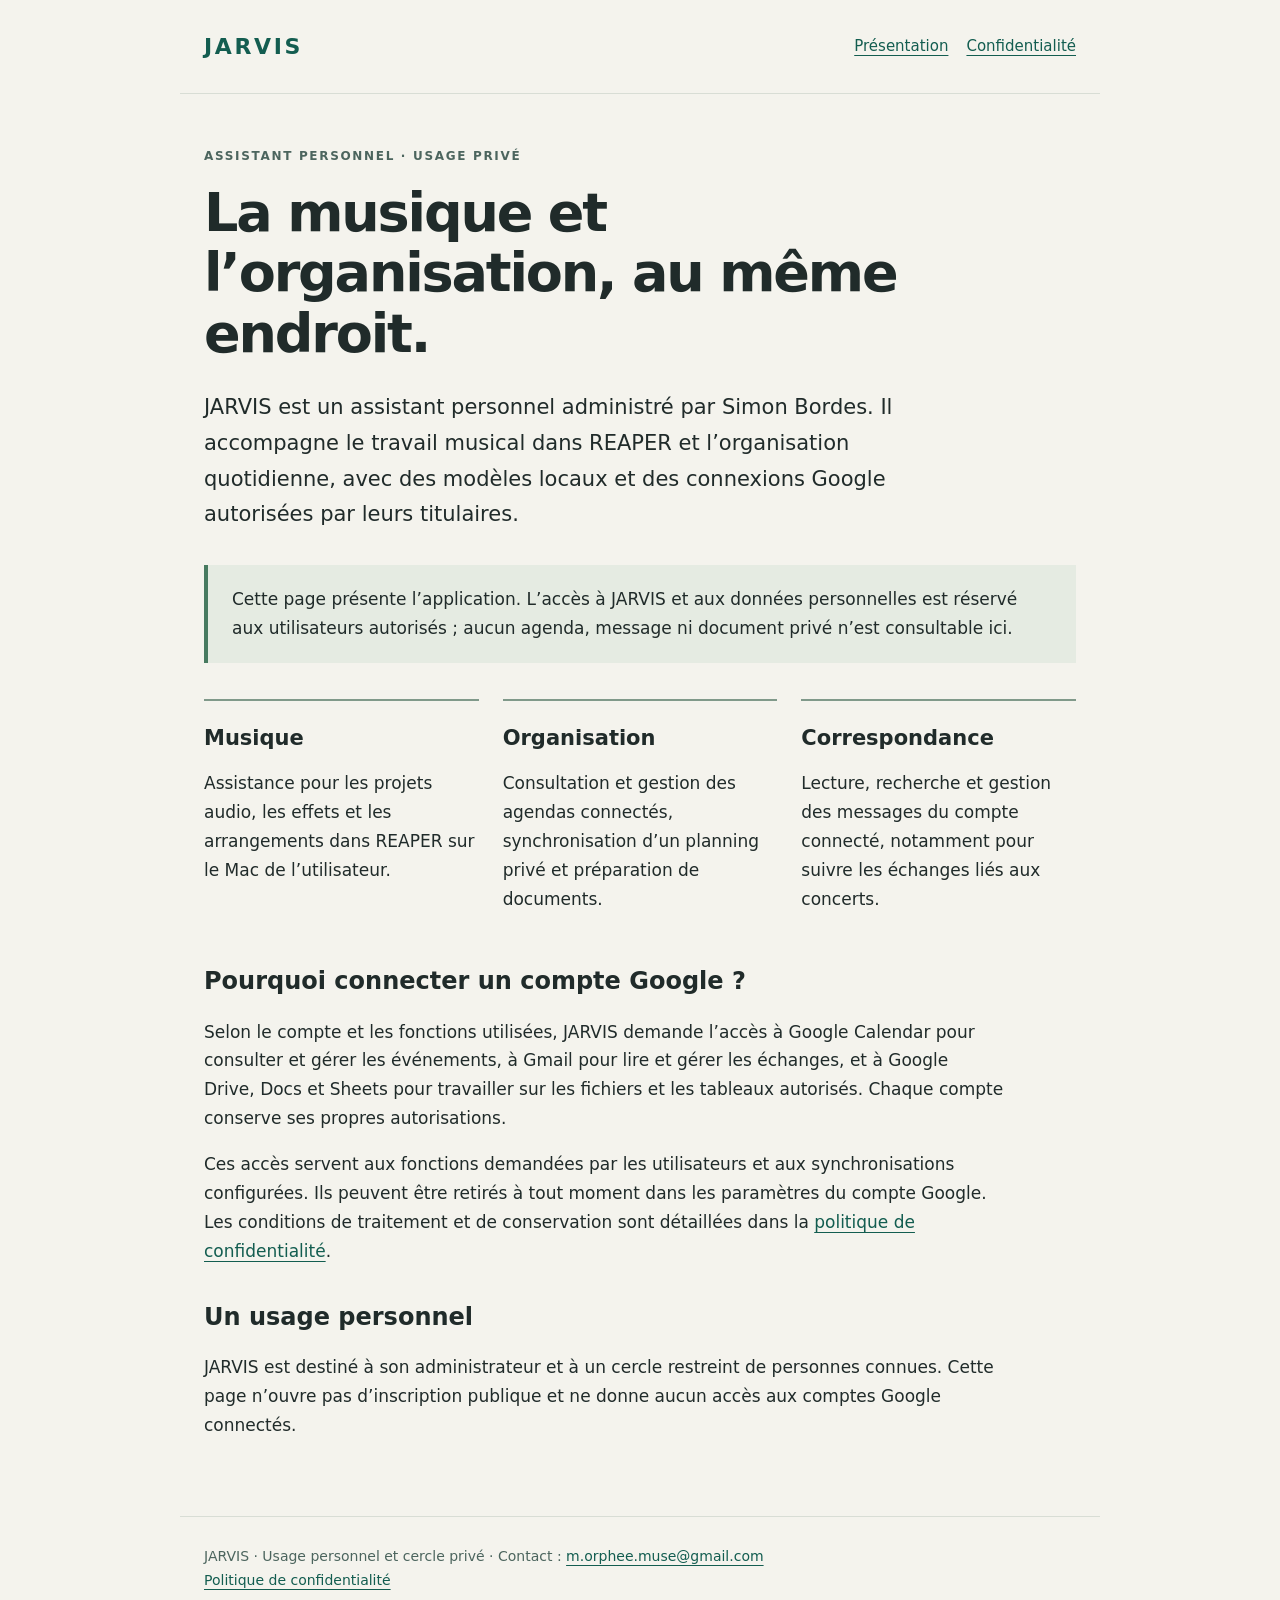
<file: index.html>
<!doctype html><html lang="fr"><head><meta charset="utf-8"><meta name="viewport" content="width=device-width, initial-scale=1"><meta name="description" content="Assistant personnel pour la musique et l’organisation"><title>Assistant personnel pour la musique et l’organisation — JARVIS</title><link rel="stylesheet" href="style.css"></head><body><header><a href="index.html" aria-label="JARVIS, accueil">JARVIS</a><nav aria-label="Navigation principale"><a href="index.html">Présentation</a><a href="privacy.html">Confidentialité</a></nav></header><main><div class="tag">Assistant personnel · Usage privé</div><h1>La musique et l’organisation, au même endroit.</h1><p class="lead">JARVIS est un assistant personnel administré par Simon Bordes. Il accompagne le travail musical dans REAPER et l’organisation quotidienne, avec des modèles locaux et des connexions Google autorisées par leurs titulaires.</p><div class="notice">Cette page présente l’application. L’accès à JARVIS et aux données personnelles est réservé aux utilisateurs autorisés ; aucun agenda, message ni document privé n’est consultable ici.</div><div class="grid"><section><h2>Musique</h2><p>Assistance pour les projets audio, les effets et les arrangements dans REAPER sur le Mac de l’utilisateur.</p></section><section><h2>Organisation</h2><p>Consultation et gestion des agendas connectés, synchronisation d’un planning privé et préparation de documents.</p></section><section><h2>Correspondance</h2><p>Lecture, recherche et gestion des messages du compte connecté, notamment pour suivre les échanges liés aux concerts.</p></section></div><h2>Pourquoi connecter un compte Google ?</h2><p>Selon le compte et les fonctions utilisées, JARVIS demande l’accès à Google Calendar pour consulter et gérer les événements, à Gmail pour lire et gérer les échanges, et à Google Drive, Docs et Sheets pour travailler sur les fichiers et les tableaux autorisés. Chaque compte conserve ses propres autorisations.</p><p>Ces accès servent aux fonctions demandées par les utilisateurs et aux synchronisations configurées. Ils peuvent être retirés à tout moment dans les paramètres du compte Google. Les conditions de traitement et de conservation sont détaillées dans la <a href="privacy.html">politique de confidentialité</a>.</p><h2>Un usage personnel</h2><p>JARVIS est destiné à son administrateur et à un cercle restreint de personnes connues. Cette page n’ouvre pas d’inscription publique et ne donne aucun accès aux comptes Google connectés.</p></main><footer>JARVIS · Usage personnel et cercle privé · Contact : <a href="mailto:m.orphee.muse@gmail.com">m.orphee.muse@gmail.com</a><br><a href="privacy.html">Politique de confidentialité</a></footer></body></html>
</file>
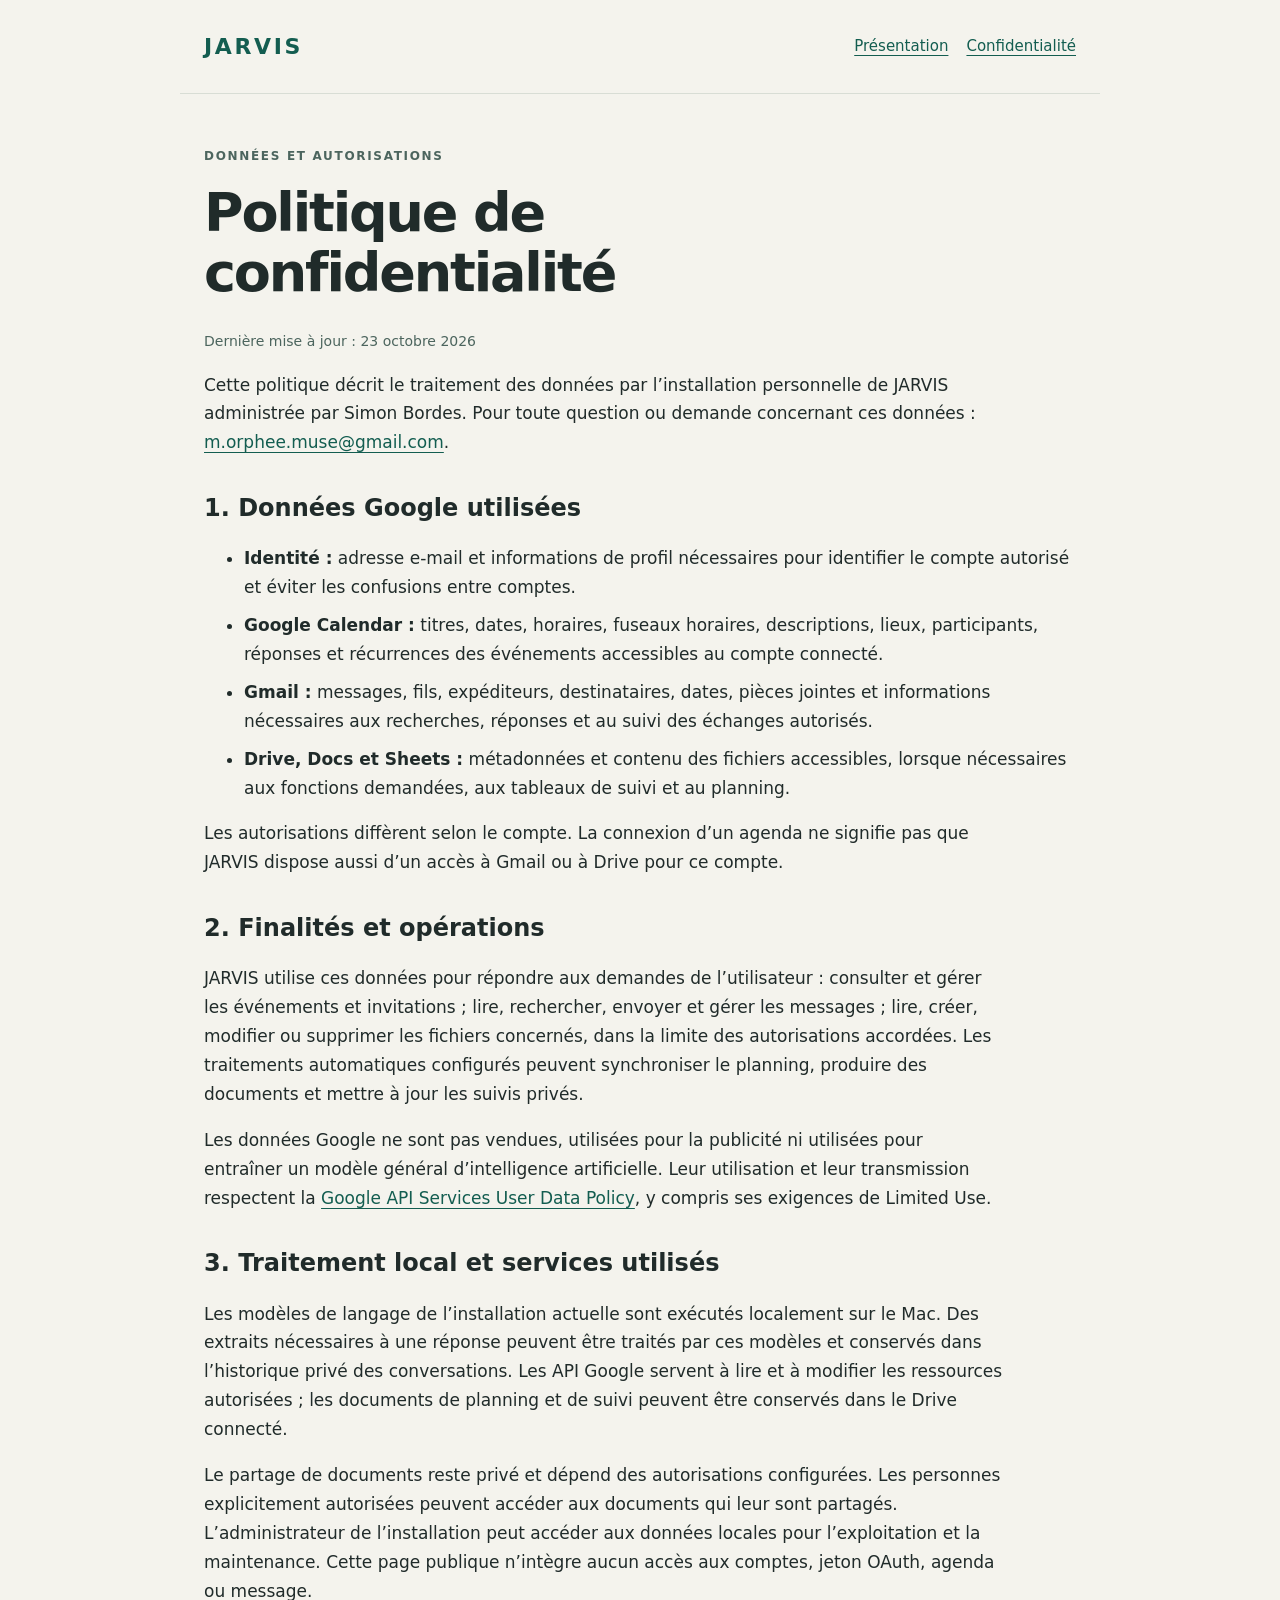
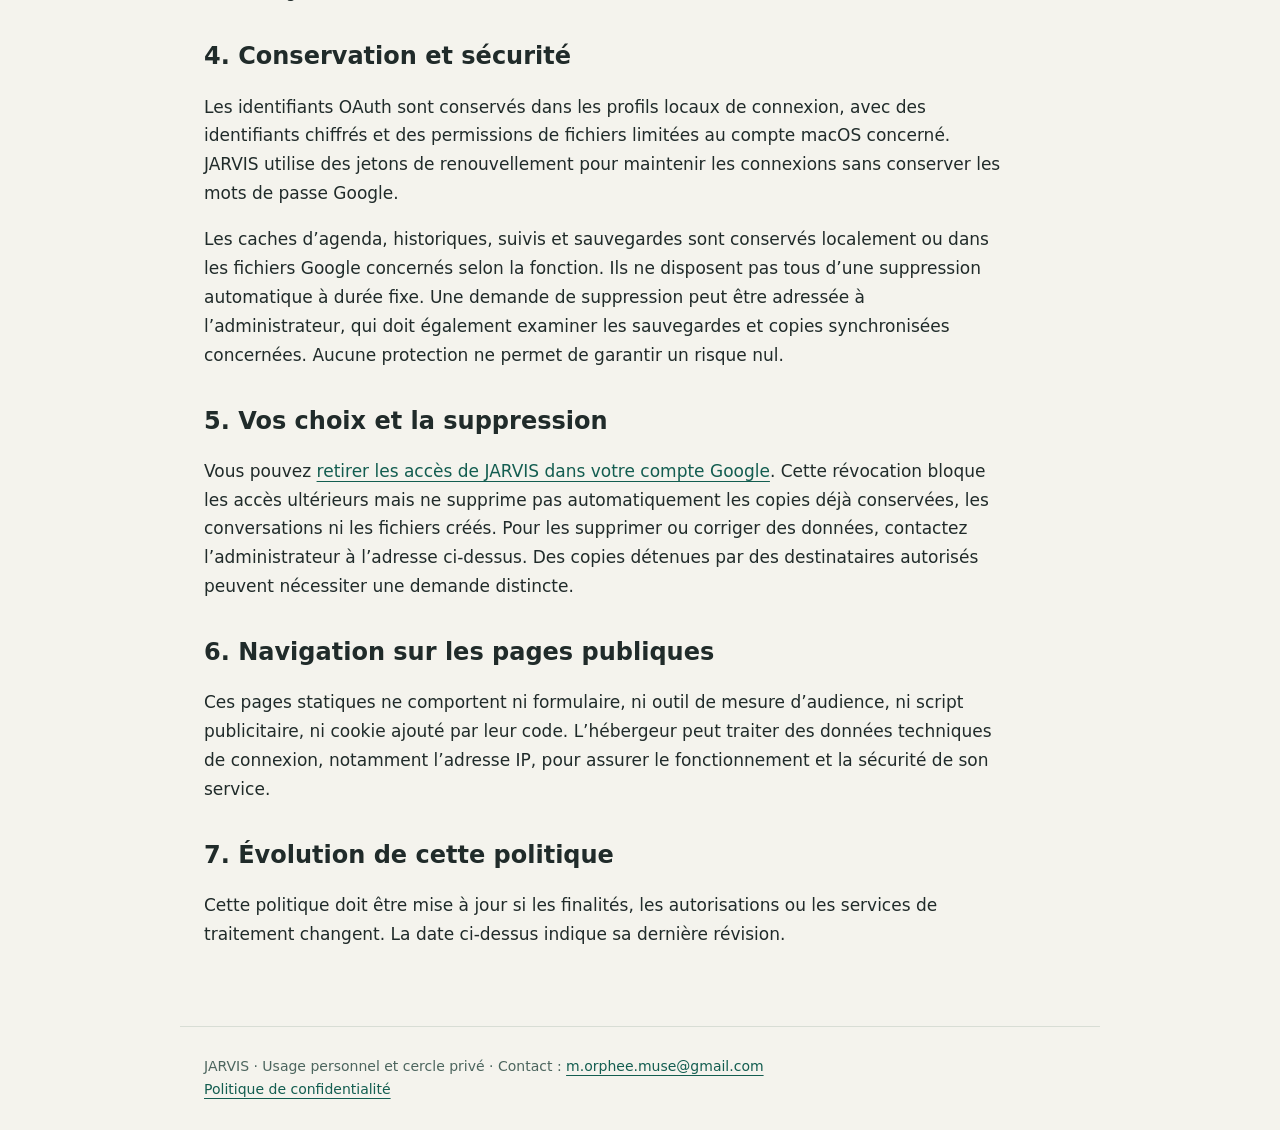
<file: privacy.html>
<!doctype html><html lang="fr"><head><meta charset="utf-8"><meta name="viewport" content="width=device-width, initial-scale=1"><meta name="description" content="Politique de confidentialité"><title>Politique de confidentialité — JARVIS</title><link rel="stylesheet" href="style.css"></head><body><header><a href="index.html" aria-label="JARVIS, accueil">JARVIS</a><nav aria-label="Navigation principale"><a href="index.html">Présentation</a><a href="privacy.html">Confidentialité</a></nav></header><main><div class="tag">Données et autorisations</div><h1>Politique de confidentialité</h1><p class="date">Dernière mise à jour : 23 octobre 2026</p><p>Cette politique décrit le traitement des données par l’installation personnelle de JARVIS administrée par Simon Bordes. Pour toute question ou demande concernant ces données : <a href="mailto:m.orphee.muse@gmail.com">m.orphee.muse@gmail.com</a>.</p><h2>1. Données Google utilisées</h2><ul><li><strong>Identité :</strong> adresse e-mail et informations de profil nécessaires pour identifier le compte autorisé et éviter les confusions entre comptes.</li><li><strong>Google Calendar :</strong> titres, dates, horaires, fuseaux horaires, descriptions, lieux, participants, réponses et récurrences des événements accessibles au compte connecté.</li><li><strong>Gmail :</strong> messages, fils, expéditeurs, destinataires, dates, pièces jointes et informations nécessaires aux recherches, réponses et au suivi des échanges autorisés.</li><li><strong>Drive, Docs et Sheets :</strong> métadonnées et contenu des fichiers accessibles, lorsque nécessaires aux fonctions demandées, aux tableaux de suivi et au planning.</li></ul><p>Les autorisations diffèrent selon le compte. La connexion d’un agenda ne signifie pas que JARVIS dispose aussi d’un accès à Gmail ou à Drive pour ce compte.</p><h2>2. Finalités et opérations</h2><p>JARVIS utilise ces données pour répondre aux demandes de l’utilisateur : consulter et gérer les événements et invitations ; lire, rechercher, envoyer et gérer les messages ; lire, créer, modifier ou supprimer les fichiers concernés, dans la limite des autorisations accordées. Les traitements automatiques configurés peuvent synchroniser le planning, produire des documents et mettre à jour les suivis privés.</p><p>Les données Google ne sont pas vendues, utilisées pour la publicité ni utilisées pour entraîner un modèle général d’intelligence artificielle. Leur utilisation et leur transmission respectent la <a href="https://developers.google.com/terms/api-services-user-data-policy">Google API Services User Data Policy</a>, y compris ses exigences de Limited Use.</p><h2>3. Traitement local et services utilisés</h2><p>Les modèles de langage de l’installation actuelle sont exécutés localement sur le Mac. Des extraits nécessaires à une réponse peuvent être traités par ces modèles et conservés dans l’historique privé des conversations. Les API Google servent à lire et à modifier les ressources autorisées ; les documents de planning et de suivi peuvent être conservés dans le Drive connecté.</p><p>Le partage de documents reste privé et dépend des autorisations configurées. Les personnes explicitement autorisées peuvent accéder aux documents qui leur sont partagés. L’administrateur de l’installation peut accéder aux données locales pour l’exploitation et la maintenance. Cette page publique n’intègre aucun accès aux comptes, jeton OAuth, agenda ou message.</p><h2>4. Conservation et sécurité</h2><p>Les identifiants OAuth sont conservés dans les profils locaux de connexion, avec des identifiants chiffrés et des permissions de fichiers limitées au compte macOS concerné. JARVIS utilise des jetons de renouvellement pour maintenir les connexions sans conserver les mots de passe Google.</p><p>Les caches d’agenda, historiques, suivis et sauvegardes sont conservés localement ou dans les fichiers Google concernés selon la fonction. Ils ne disposent pas tous d’une suppression automatique à durée fixe. Une demande de suppression peut être adressée à l’administrateur, qui doit également examiner les sauvegardes et copies synchronisées concernées. Aucune protection ne permet de garantir un risque nul.</p><h2>5. Vos choix et la suppression</h2><p>Vous pouvez <a href="https://myaccount.google.com/connections">retirer les accès de JARVIS dans votre compte Google</a>. Cette révocation bloque les accès ultérieurs mais ne supprime pas automatiquement les copies déjà conservées, les conversations ni les fichiers créés. Pour les supprimer ou corriger des données, contactez l’administrateur à l’adresse ci-dessus. Des copies détenues par des destinataires autorisés peuvent nécessiter une demande distincte.</p><h2>6. Navigation sur les pages publiques</h2><p>Ces pages statiques ne comportent ni formulaire, ni outil de mesure d’audience, ni script publicitaire, ni cookie ajouté par leur code. L’hébergeur peut traiter des données techniques de connexion, notamment l’adresse IP, pour assurer le fonctionnement et la sécurité de son service.</p><h2>7. Évolution de cette politique</h2><p>Cette politique doit être mise à jour si les finalités, les autorisations ou les services de traitement changent. La date ci-dessus indique sa dernière révision.</p></main><footer>JARVIS · Usage personnel et cercle privé · Contact : <a href="mailto:m.orphee.muse@gmail.com">m.orphee.muse@gmail.com</a><br><a href="privacy.html">Politique de confidentialité</a></footer></body></html>
</file>
<file: style.css>
*{box-sizing:border-box}body{margin:0;background:#f4f3ed;color:#202b2a;font:17px/1.7 system-ui,-apple-system,BlinkMacSystemFont,"Segoe UI",sans-serif}a{color:#135d50;text-underline-offset:4px}a:focus-visible{outline:3px solid #c58e30;outline-offset:5px}header,main,footer{max-width:920px;margin:auto;padding:28px 24px}header{display:flex;gap:18px;align-items:center;justify-content:space-between;border-bottom:1px solid #d8ddd5}header>a{font-size:22px;font-weight:800;text-decoration:none;letter-spacing:.12em}nav{display:flex;gap:18px;flex-wrap:wrap;font-size:15px}main{padding-top:52px;padding-bottom:60px}h1{font-size:clamp(32px,6vw,54px);line-height:1.12;letter-spacing:-.04em;max-width:760px;margin:16px 0 26px}h2{font-size:24px;line-height:1.3;margin-top:36px}.tag{text-transform:uppercase;letter-spacing:.14em;font-size:12px;font-weight:750;color:#4c655e}.lead{font-size:21px;max-width:720px}.notice{background:#e5ebe2;border-left:4px solid #477a60;padding:20px 24px;margin:32px 0}.grid{display:grid;grid-template-columns:repeat(3,1fr);gap:24px;margin:36px 0}.grid section{border-top:2px solid #80998a;padding-top:12px}.grid h2{margin:12px 0;font-size:21px}footer{border-top:1px solid #d8ddd5;font-size:14px;color:#4c655e}li{margin:9px 0}p{max-width:800px}.date{font-size:14px;color:#4c655e}@media(max-width:620px){header{align-items:flex-start;flex-direction:column}.grid{grid-template-columns:1fr;gap:12px}main{padding-top:32px}.lead{font-size:19px}}
</file>
